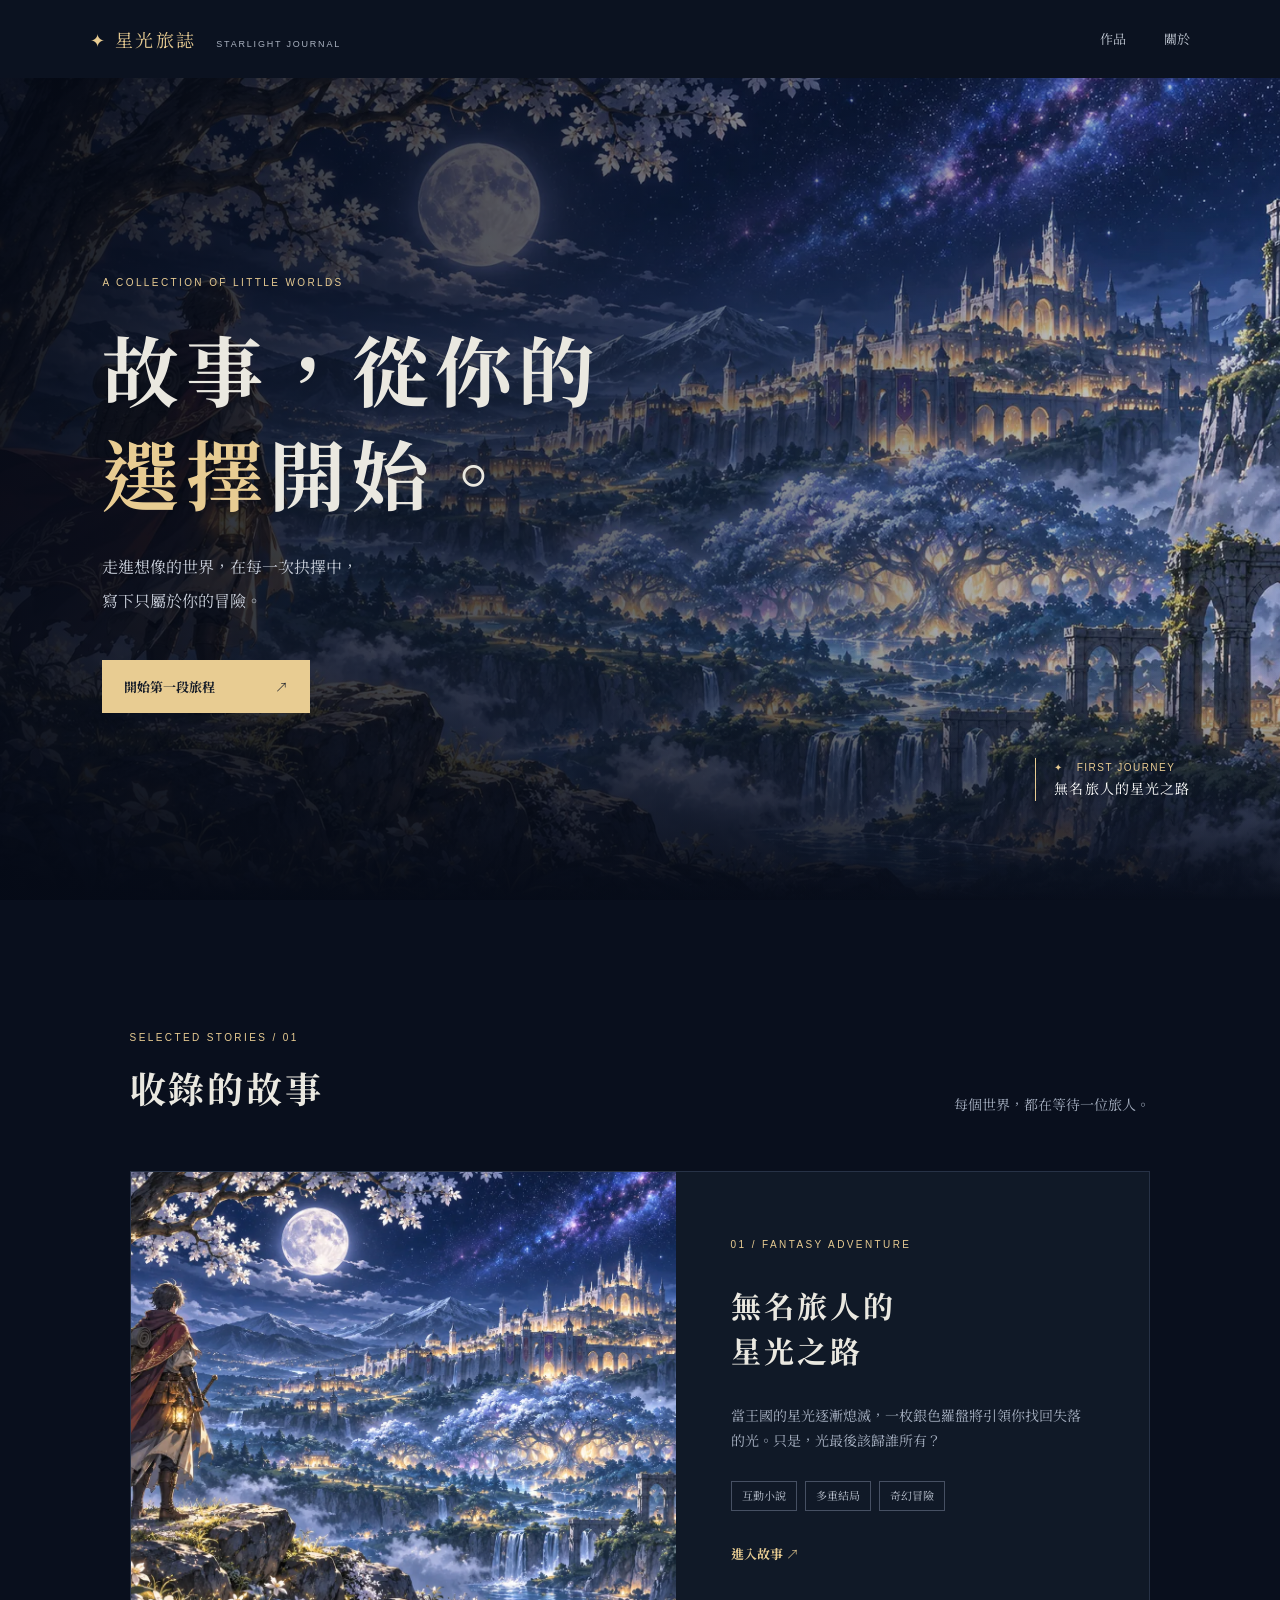
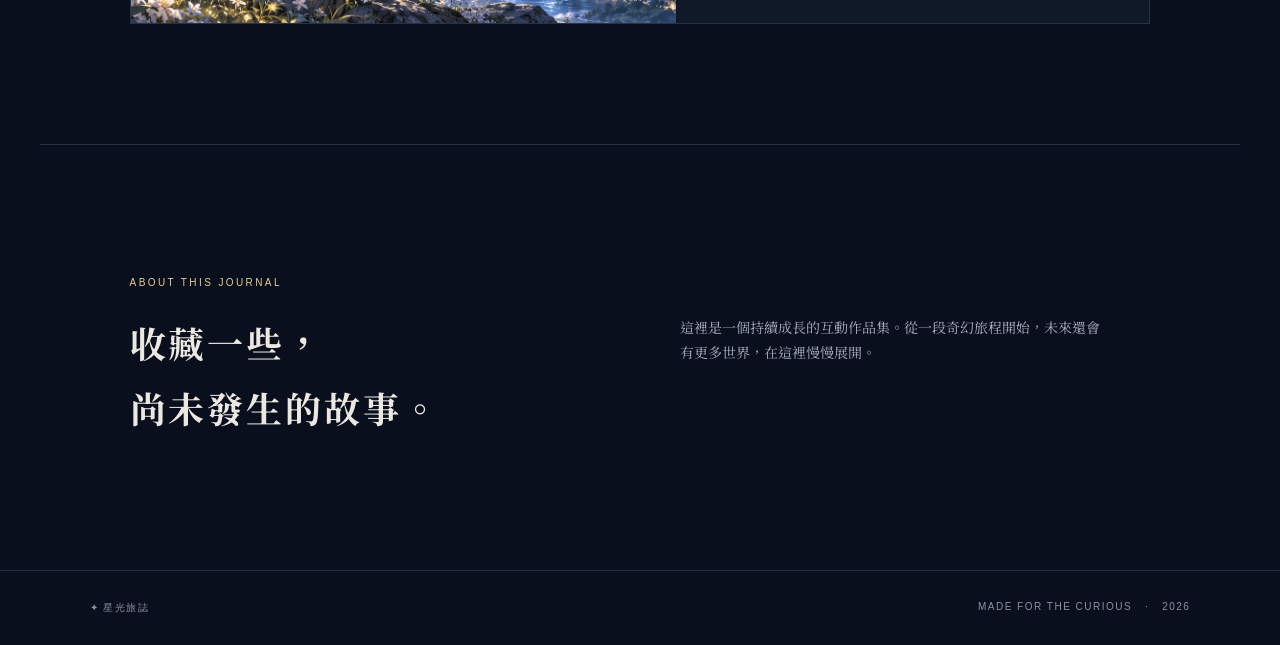
<file: index.html>
<!doctype html><html lang="zh-Hant"><head><meta charset="utf-8"><meta name="viewport" content="width=device-width,initial-scale=1"><title>星光旅誌｜互動故事作品集</title><meta name="description" content="走進想像的世界，在每一次抉擇中，寫下只屬於你的冒險。"><meta property="og:type" content="website"><meta property="og:title" content="星光旅誌｜互動故事作品集"><meta property="og:description" content="走進想像的世界，在每一次抉擇中，寫下只屬於你的冒險。"><meta property="og:url" content="https://tungwu1230.github.io/starlight-journal/"><meta property="og:image" content="https://tungwu1230.github.io/starlight-journal/assets/og.jpg"><meta property="og:image:width" content="1200"><meta property="og:image:height" content="630"><meta name="twitter:card" content="summary_large_image"><link rel="stylesheet" href="style.css"></head><body><header><a class="brand" href="index.html">✦ 星光旅誌 <small>STARLIGHT JOURNAL</small></a><nav><a href="#works">作品</a><a href="#about">關於</a></nav></header><main><section class="hero"><div class="hero-content"><p class="eyebrow">A COLLECTION OF LITTLE WORLDS</p><h1>故事，從你的<br><em>選擇</em>開始。</h1><p class="lead">走進想像的世界，在每一次抉擇中，<br>寫下只屬於你的冒險。</p><a class="button" href="adventure/">開始第一段旅程 <span>↗</span></a></div><div class="hero-caption">✦ &nbsp; FIRST JOURNEY <br><strong>無名旅人的星光之路</strong></div></section><section id="works" class="section"><div class="section-head"><div><p class="eyebrow">SELECTED STORIES / 01</p><h2>收錄的故事</h2></div><p>每個世界，都在等待一位旅人。</p></div><a class="work" href="adventure/"><div class="work-image"></div><div class="work-copy"><p class="eyebrow">01 / FANTASY ADVENTURE</p><h3>無名旅人的<br>星光之路</h3><p>當王國的星光逐漸熄滅，一枚銀色羅盤將引領你找回失落的光。只是，光最後該歸誰所有？</p><div class="tags"><span>互動小說</span><span>多重結局</span><span>奇幻冒險</span></div><b>進入故事 ↗</b></div></a></section><section id="about" class="about section"><p class="eyebrow">ABOUT THIS JOURNAL</p><h2>收藏一些，<br>尚未發生的故事。</h2><p>這裡是一個持續成長的互動作品集。從一段奇幻旅程開始，未來還會有更多世界，在這裡慢慢展開。</p></section></main><footer><span>✦ 星光旅誌</span><span>MADE FOR THE CURIOUS &nbsp; · &nbsp; 2026</span></footer></body></html>
</file>
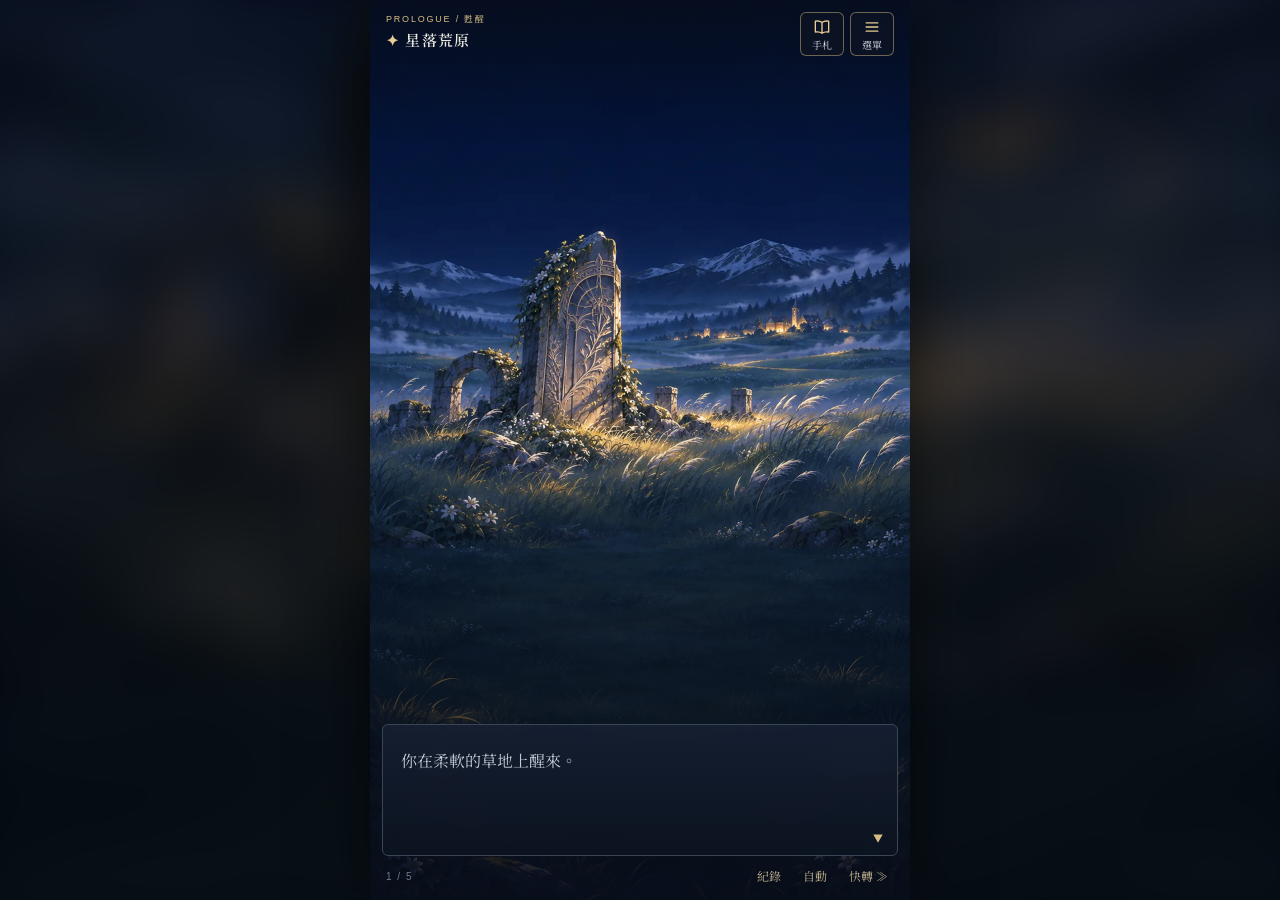
<file: adventure/index.html>
<!doctype html>
<html lang="zh-Hant">
<head>
  <meta charset="utf-8">
  <meta name="viewport" content="width=device-width,initial-scale=1,viewport-fit=cover">
  <meta name="theme-color" content="#070c18">
  <title>無名旅人的星光之路</title>
  <meta name="description" content="當王國的星光逐漸熄滅，一枚銀色羅盤將引領你找回失落的光。只是，光最後該歸誰所有？">
  <meta property="og:type" content="website">
  <meta property="og:title" content="無名旅人的星光之路">
  <meta property="og:description" content="當王國的星光逐漸熄滅，一枚銀色羅盤將引領你找回失落的光。只是，光最後該歸誰所有？">
  <meta property="og:url" content="https://tungwu1230.github.io/starlight-journal/adventure/">
  <meta property="og:image" content="https://tungwu1230.github.io/starlight-journal/assets/og.jpg">
  <meta property="og:image:width" content="1200">
  <meta property="og:image:height" content="630">
  <meta name="twitter:card" content="summary_large_image">
  <link rel="stylesheet" href="game.css">
</head>
<body>
  <!-- 桌機時舞台兩側的模糊背景 -->
  <div class="backdrop" aria-hidden="true"></div>

  <main class="stage" id="stage">
    <div class="scene-bg" id="scene-bg"></div>
    <img class="sprite" id="sprite" alt="" hidden>
    <div class="tap-layer" id="scene" aria-hidden="true"></div>

    <header class="hud">
      <div class="hud-place">
        <small id="chapter"></small>
        <strong><span aria-hidden="true">✦</span> <span id="location"></span></strong>
      </div>
      <div class="hud-actions">
        <button class="hud-button" id="journal-open" aria-label="旅人的手札">
          <svg viewBox="0 0 24 24" aria-hidden="true"><path d="M12 6.5C10 5 7 4.5 4 5v13c3-.5 6 0 8 1.5 2-1.5 5-2 8-1.5V5c-3-.5-6 0-8 1.5zM12 6.5v13"/></svg>手札</button>
        <button class="hud-button" id="menu-open" aria-label="選單">
          <svg viewBox="0 0 24 24" aria-hidden="true"><path d="M5 7h14M5 12h14M5 17h14"/></svg>選單</button>
      </div>
    </header>

    <section class="choices" id="choices" aria-label="選項"></section>

    <section class="dialogue-wrap">
      <div class="dialogue" id="dialogue" role="button" tabindex="0" aria-label="下一句">
        <div class="speaker" id="speaker" hidden></div>
        <p class="line" id="line" aria-live="polite"></p>
        <span class="next-mark" id="next-mark" aria-hidden="true">▼</span>
      </div>
      <div class="vn-controls">
        <span class="progress" id="progress"></span>
        <button class="text-button" id="log-open">紀錄</button>
        <button class="text-button" id="auto" aria-pressed="false">自動</button>
        <button class="text-button" id="skip">快轉 ≫</button>
      </div>
    </section>

    <div class="chapter-card" id="chapter-card" hidden>
      <small id="card-chapter"></small>
      <h1 id="title"></h1>
      <span aria-hidden="true">✦</span>
    </div>

    <div class="toast" id="toast" role="status" hidden></div>
  </main>

  <dialog id="journal" class="card journal">
    <i class="corner tl" aria-hidden="true"></i><i class="corner tr" aria-hidden="true"></i>
    <i class="corner bl" aria-hidden="true"></i><i class="corner br" aria-hidden="true"></i>
    <button class="card-close" data-close aria-label="關閉">✕</button>
    <header class="journal-head">
      <small>Traveler's Journal</small>
      <h2>旅人的手札</h2>
    </header>
    <section class="journal-section">
      <h3>信任 <span id="trust"></span></h3>
      <div class="trust-lamps" id="trust-lamps" aria-hidden="true"></div>
      <p class="journal-note">你與這片土地建立的連結</p>
    </section>
    <section class="journal-section">
      <h3>旅途行囊 <span id="item-count"></span></h3>
      <ul id="inventory" class="inventory"></ul>
    </section>
  </dialog>

  <dialog id="menu" class="card menu">
    <i class="corner tl" aria-hidden="true"></i><i class="corner tr" aria-hidden="true"></i>
    <i class="corner bl" aria-hidden="true"></i><i class="corner br" aria-hidden="true"></i>
    <button class="card-close" data-close aria-label="關閉">✕</button>
    <header class="menu-head">
      <small>Menu</small>
      <h2>選單</h2>
    </header>
    <div class="menu-list">
      <button class="menu-item" id="fullscreen" hidden>
        <svg viewBox="0 0 24 24" aria-hidden="true"><path d="M4 9V4h5M15 4h5v5M20 15v5h-5M9 20H4v-5"/></svg>全螢幕</button>
      <a class="menu-item" href="../">
        <svg viewBox="0 0 24 24" aria-hidden="true"><path d="M10 6l-6 6 6 6M4 12h16"/></svg>返回作品集</a>
      <hr class="menu-rule">
      <button class="menu-item danger" id="restart">
        <svg viewBox="0 0 24 24" aria-hidden="true"><path d="M4 12a8 8 0 1 0 2.6-5.9M4 4v5h5"/></svg>重新開始</button>
    </div>
    <p class="menu-note">點擊畫面或按空白鍵繼續<br>旅程會自動保存在此瀏覽器</p>
  </dialog>

  <dialog id="log" class="sheet log">
    <div class="sheet-head">
      <div><small>BACKLOG</small><h2>對白紀錄</h2></div>
      <button class="text-button" data-close>關閉 ✕</button>
    </div>
    <ol id="log-list"></ol>
  </dialog>

  <script src="story.js"></script>
  <script src="game.js"></script>
</body>
</html>
</file>
<file: style.css>
@import url('https://fonts.googleapis.com/css2?family=Noto+Serif+TC:wght@400;600;700&display=swap');
:root{color-scheme:dark;--gold:#e8cc92;--muted:#a7b1c2;--ink:#eae8e0}*{box-sizing:border-box}html{scroll-behavior:smooth}body{margin:0;background:#090f1d;color:var(--ink);font-family:'Noto Serif TC',serif;line-height:1.8}a{color:inherit;text-decoration:none}header{height:78px;display:flex;align-items:center;justify-content:space-between;padding:0 7%;background:#0b1220} .brand{font-size:18px;letter-spacing:.14em;color:var(--gold)}.brand small{font:9px sans-serif;letter-spacing:.2em;color:#aab2c0;margin-left:12px}nav{display:flex;gap:38px;font-size:13px;color:#c4cbd6}.hero{min-height:690px;height:calc(100vh - 78px);max-height:900px;position:relative;display:flex;align-items:center;padding:8%;background:linear-gradient(90deg,rgba(5,10,22,.93) 0%,rgba(5,10,22,.65) 44%,rgba(5,10,22,.12)),linear-gradient(0deg,#090f1d,transparent 30%),url('assets/starlight.webp') center/cover}.hero-content{max-width:650px}.eyebrow{font:10px/1.6 sans-serif;letter-spacing:.24em;color:var(--gold)}h1{font-size:clamp(42px,6vw,78px);line-height:1.35;letter-spacing:.08em;margin:26px 0}h1 em{font-style:normal;color:var(--gold)}.lead{color:#c9cfda;font-size:16px;line-height:2.1}.button{display:inline-flex;justify-content:space-between;gap:60px;background:var(--gold);color:#151b27;padding:15px 22px;font-size:13px;margin-top:26px;font-weight:bold}.hero-caption{position:absolute;right:7%;bottom:12%;font:10px/2 sans-serif;letter-spacing:.15em;color:var(--gold);border-left:1px solid var(--gold);padding-left:18px}.hero-caption strong{font:14px 'Noto Serif TC',serif;color:white;letter-spacing:.08em}.section{max-width:1200px;margin:auto;padding:120px 7%}.section-head{display:flex;justify-content:space-between;align-items:end;margin-bottom:40px}.section-head>p,.about>p:last-child{color:var(--muted);font-size:14px}h2{font-size:36px;letter-spacing:.08em;margin:10px 0}.work{display:grid;grid-template-columns:1.15fr 1fr;border:1px solid #273246;background:#101927;transition:.2s}.work:hover{border-color:#bda674;transform:translateY(-3px)}.work-image{min-height:400px;background:url('assets/starlight.webp') center/cover}.work-copy{padding:55px}.work-copy h3{font-size:30px;line-height:1.5;letter-spacing:.1em}.work-copy>p:not(.eyebrow){color:var(--muted);font-size:14px}.tags{display:flex;gap:8px;flex-wrap:wrap;margin:28px 0}.tags span{border:1px solid #465063;padding:4px 10px;font-size:11px;color:#bdc5d2}.work-copy b{font-size:13px;color:var(--gold)}.about{border-top:1px solid #263043;display:grid;grid-template-columns:1fr 1fr;gap:0 80px}.about .eyebrow{grid-column:1/-1}.about>p:last-child{max-width:430px}footer{border-top:1px solid #263043;padding:30px 7%;display:flex;justify-content:space-between;color:#8893a4;font:10px sans-serif;letter-spacing:.15em}@media(max-width:700px){header{height:65px}.brand small{display:none}.hero{min-height:620px;height:80vh;background-position:60% center}.hero-caption{display:none}.section{padding:75px 6%}.section-head{display:block}.work{grid-template-columns:1fr}.work-image{min-height:240px}.work-copy{padding:30px}.about{display:block}footer{gap:20px}}
</file>
<file: adventure/game.css>
@import url('https://fonts.googleapis.com/css2?family=Noto+Serif+TC:wght@400;600;700&display=swap');

/* 以手機直式為主：舞台寬度在手機上等於螢幕寬，在桌機上是置中的直式畫面 */
:root {
  color-scheme: dark;
  --gold: #e8cc92;
  --gold-soft: #d8bd84;
  --ink: #eae8e0;
  --muted: #8e9aac;
  --line: #3a4558;
  --panel: rgba(13, 21, 36, .94);
  --bg-image: url('../assets/starlight.webp');
  --stage-w: min(100vw, max(60vh, 375px));
  --stage-h: 100vh;
  --safe-top: env(safe-area-inset-top, 0px);
  --safe-bottom: env(safe-area-inset-bottom, 0px);
}
@supports (height: 100dvh) {
  :root { --stage-w: min(100vw, max(60dvh, 375px)); --stage-h: 100dvh; }
}

* { box-sizing: border-box; }
html, body { height: 100%; }
body {
  margin: 0;
  overflow: hidden;
  overscroll-behavior: none;
  background: #070c18;
  color: var(--ink);
  font-family: 'Noto Serif TC', serif;
  line-height: 1.8;
  -webkit-tap-highlight-color: transparent;
  -webkit-text-size-adjust: 100%;
}
button { font: inherit; color: inherit; }
a { color: inherit; text-decoration: none; }
[hidden] { display: none !important; }

.backdrop {
  position: fixed;
  inset: -40px;
  background: var(--bg-image) center / cover;
  filter: blur(28px) brightness(.35);
  transition: background-image .5s;
}

/* ---- 舞台 ---- */
.stage {
  position: relative;
  width: var(--stage-w);
  height: var(--stage-h);
  margin: 0 auto;
  overflow: hidden;
  display: grid;
  grid-template-rows: auto minmax(0, 1fr) auto;
  background: #0d1524;
  box-shadow: 0 0 60px rgba(0, 0, 0, .6);
  user-select: none;
  -webkit-user-select: none;
}
.scene-bg {
  position: absolute;
  inset: 0;
  background: var(--bg-image) center / cover;
  transition: background-image .5s;
}
.scene-bg::after {
  content: '';
  position: absolute;
  inset: 0;
  background:
    linear-gradient(180deg, rgba(7, 12, 24, .75) 0%, transparent 16%),
    linear-gradient(0deg, rgba(7, 12, 24, .92) 0%, rgba(7, 12, 24, .55) 30%, transparent 52%);
  transition: background-color .3s;
}
.stage.choosing .scene-bg::after { background-color: rgba(5, 9, 18, .45); }

.sprite {
  position: absolute;
  z-index: 1;
  bottom: 0;
  left: 50%;
  height: 74%;
  width: auto;
  max-width: 96%;
  object-fit: contain;
  object-position: bottom;
  transform: translateX(-50%);
  filter: drop-shadow(0 0 18px rgba(0, 0, 0, .5));
  animation: sprite-in .35s ease;
  pointer-events: none;
}
@keyframes sprite-in { from { opacity: 0; transform: translate(-50%, 8px); } }

.tap-layer { position: absolute; inset: 0; z-index: 2; cursor: pointer; }

/* ---- 上方資訊列 ---- */
.hud {
  position: relative;
  z-index: 3;
  display: flex;
  align-items: flex-start;
  justify-content: space-between;
  gap: 12px;
  padding: calc(12px + var(--safe-top)) 16px 8px;
  pointer-events: none;
}
.hud > * { pointer-events: auto; }
.hud-place small {
  display: block;
  font: 9px/1.6 sans-serif;
  letter-spacing: .2em;
  color: var(--gold-soft);
}
.hud-place strong { font-size: 15px; font-weight: 600; letter-spacing: .08em; }
.hud-place strong span:first-child { color: var(--gold); }
.hud-actions { display: flex; gap: 6px; flex-shrink: 0; }
.hud-button {
  display: grid;
  justify-items: center;
  min-width: 44px;
  min-height: 44px;
  padding: 4px 6px;
  background: rgba(13, 21, 36, .7);
  border: 1px solid rgba(208, 183, 128, .5);
  border-radius: 6px;
  color: #d9dce2;
  font-size: 10px;
  line-height: 1.3;
  cursor: pointer;
}
.hud-button svg { width: 20px; height: 20px; }
svg { fill: none; stroke: currentColor; stroke-width: 1.6; stroke-linecap: round; stroke-linejoin: round; }
.hud-button svg { color: var(--gold); }
.hud-button:active, .hud-button:focus-visible { border-color: var(--gold); outline: none; }

/* ---- 選項與謎題（浮在畫面中段） ---- */
.choices {
  position: relative;
  z-index: 3;
  align-self: end;
  display: grid;
  gap: 10px;
  max-height: 100%;
  overflow-y: auto;
  overscroll-behavior: contain;
  padding: 8px 16px 12px;
  animation: rise .3s ease;
}
.choices:empty { visibility: hidden; }
@keyframes rise { from { opacity: 0; transform: translateY(10px); } }

.choice {
  display: flex;
  align-items: center;
  gap: 14px;
  width: 100%;
  min-height: 54px;
  padding: 13px 16px;
  text-align: left;
  background: rgba(20, 30, 47, .92);
  border: 1px solid #4a5670;
  border-radius: 4px;
  color: #eceef1;
  font-size: 15px;
  line-height: 1.5;
  cursor: pointer;
  backdrop-filter: blur(6px);
  -webkit-backdrop-filter: blur(6px);
}
.choice > span { color: var(--gold-soft); font: 11px sans-serif; flex-shrink: 0; }
.choice:hover, .choice:active, .choice:focus-visible { background: rgba(38, 52, 73, .95); border-color: #d0b780; outline: none; }
.choice.locked, .choice.locked:hover {
  cursor: not-allowed;
  background: rgba(14, 21, 33, .9);
  border-style: dashed;
  border-color: #3a4558;
  color: #808b9d;
}
.choice-body { display: grid; gap: 2px; }
.choice-body strong { font-weight: 400; }
.choice-body small { font-size: 12px; color: #8792a4; line-height: 1.6; }

.puzzle {
  padding: 14px;
  background: rgba(17, 22, 36, .95);
  border: 1px solid #5a4e33;
  border-radius: 4px;
}
.puzzle-prompt { margin: 0 0 12px; font-size: 13px; line-height: 1.7; color: #d4bc88; }
.mural { display: grid; grid-template-columns: 1fr 1fr; gap: 8px; }
.tablet {
  display: flex;
  flex-direction: column;
  gap: 6px;
  min-height: 112px;
  padding: 10px;
  background: #1d2232;
  border: 1px solid #3e4659;
  color: #d9dce2;
  font-size: 13px;
  line-height: 1.6;
  text-align: left;
  cursor: pointer;
  transition: border-color .2s, background .2s, transform .2s;
}
.tablet:hover, .tablet:focus-visible { border-color: #b9a274; outline: none; }
.tablet[aria-pressed=true] {
  border-color: var(--gold);
  background: #2a2c33;
  transform: translateY(-3px);
  box-shadow: 0 0 0 1px var(--gold) inset;
}
.tablet.fixed { cursor: default; border-style: dashed; border-color: #8a7650; background: #1d2232; opacity: .8; }
.tablet-no { color: var(--gold-soft); font: 11px sans-serif; letter-spacing: .2em; }
.tablet-img { width: 100%; aspect-ratio: 1; object-fit: cover; border: 1px solid #3e4659; }
/* 有壁畫圖時縮小留白，讓提示與放棄按鈕不必捲動就看得到 */
.tablet:has(.tablet-img:not([hidden])) { min-height: 0; padding: 8px; gap: 4px; }
/* 謎題出現時收起對話框（台詞與謎題說明重複），把空間留給石板 */
.stage:has(.puzzle) .dialogue { display: none; }
/* 有壁畫圖時，文字縮小成圖說 */
.tablet-img:not([hidden]) + .tablet-text { font-size: 11px; line-height: 1.5; color: #aeb5c2; }
.hint-button { margin-top: 8px; }
.puzzle-hint { margin: 10px 0 0; font-size: 12px; color: #c3b48f; }
/* 謎題完成：石板依序亮起 */
.puzzle.solved { border-color: var(--gold); }
.puzzle.solved .tablet { cursor: default; border-color: #b9a274; animation: tablet-glow .9s ease both; }
.puzzle.solved .tablet:nth-child(2) { animation-delay: .12s; }
.puzzle.solved .tablet:nth-child(3) { animation-delay: .24s; }
.puzzle.solved .tablet:nth-child(4) { animation-delay: .36s; }
@keyframes tablet-glow { 50% { background: #3a3424; box-shadow: 0 0 18px rgba(232, 204, 146, .45); } }

/* ---- 結局達成卡 ---- */
.ending-summary {
  padding: 16px;
  text-align: center;
  background: rgba(17, 22, 36, .95);
  border: 1px solid #8a7650;
  border-radius: 4px;
}
.ending-label { font: 10px sans-serif; letter-spacing: .25em; color: var(--gold-soft); }
.ending-title { display: block; margin: 4px 0 2px; font-size: 18px; font-weight: 600; letter-spacing: .1em; color: var(--gold); }
.ending-count { margin: 0 0 10px; font-size: 12px; color: var(--muted); }
.ending-list { margin: 0; padding: 0; list-style: none; display: grid; gap: 6px; text-align: left; }
.ending-list li { display: grid; grid-template-columns: 6.6rem 1fr; gap: 8px; align-items: baseline; padding: 7px 10px; border: 1px solid #333d50; border-radius: 3px; font-size: 13px; }
.ending-list span { font: 10px sans-serif; letter-spacing: .15em; color: var(--gold-soft); }
.ending-list em { font-style: normal; color: #d9dce2; }
.ending-list li.unknown { border-style: dashed; }
.ending-list li.unknown span { color: #5f6a7e; }
.ending-list li.unknown em { font-size: 12px; color: #8792a4; }
.ending-list li.current { border-color: var(--gold); background: rgba(232, 204, 146, .08); }

/* ---- 對話框 ---- */
.dialogue-wrap {
  position: relative;
  z-index: 3;
  padding: 0 12px calc(4px + var(--safe-bottom));
}
.dialogue {
  position: relative;
  min-height: 132px;
  margin-top: 16px;
  padding: 20px 18px 26px;
  background: linear-gradient(180deg, rgba(22, 32, 50, .9), rgba(12, 19, 32, .95));
  border: 1px solid var(--line);
  border-radius: 6px;
  cursor: pointer;
  outline: none;
  backdrop-filter: blur(8px);
  -webkit-backdrop-filter: blur(8px);
}
.dialogue:focus-visible { border-color: #d0b780; }
/* 出現選項或謎題時，對話框只保留需要的高度，讓出空間 */
.stage.choosing .dialogue { min-height: 0; padding-bottom: 18px; }
.dialogue[aria-disabled=true] { cursor: default; }
.speaker {
  position: absolute;
  top: -15px;
  left: 14px;
  padding: 2px 14px;
  background: #0f1726;
  border: 1px solid #d0b780;
  border-radius: 3px;
  color: var(--gold);
  font-size: 13px;
  letter-spacing: .12em;
}
.line { margin: 0; font-size: 16px; line-height: 1.95; color: #dfe3ea; white-space: pre-wrap; }
.dialogue.narration .line { color: #c5cbd5; }
.next-mark {
  position: absolute;
  right: 14px;
  bottom: 8px;
  color: var(--gold-soft);
  font-size: 10px;
  animation: blink 1.2s ease-in-out infinite;
}
@keyframes blink { 50% { opacity: .2; transform: translateY(2px); } }

.vn-controls { display: flex; align-items: center; gap: 2px; }
.vn-controls .progress { margin-right: auto; padding-left: 4px; font: 10px sans-serif; letter-spacing: .15em; color: #6f7b8e; }
.text-button {
  min-height: 40px;
  padding: 8px 10px;
  background: none;
  border: 0;
  color: #c3b48f;
  font-size: 12px;
  cursor: pointer;
}
.text-button:disabled { opacity: .35; cursor: default; }
.text-button[aria-pressed=true] { color: var(--gold); text-decoration: underline; text-underline-offset: 4px; }

/* ---- 章節標題卡 ---- */
.chapter-card {
  position: absolute;
  inset: 0;
  z-index: 5;
  display: grid;
  place-content: center;
  justify-items: center;
  gap: 4px;
  padding: 24px;
  text-align: center;
  background: radial-gradient(ellipse at center, rgba(7, 12, 24, .82), rgba(7, 12, 24, .96));
  cursor: pointer;
  animation: card-in .5s ease;
}
.chapter-card small { font: 10px sans-serif; letter-spacing: .28em; color: var(--gold-soft); }
.chapter-card h1 { margin: 6px 0; font-size: 26px; font-weight: 600; letter-spacing: .12em; line-height: 1.5; }
.chapter-card span { color: var(--gold); }
.chapter-card.leaving { animation: card-out .4s ease forwards; }
@keyframes card-in { from { opacity: 0; } }
@keyframes card-out { to { opacity: 0; } }
.stage.is-ending .chapter-card small { color: #f3d9a0; }

/* ---- 獲得道具提示 ---- */
.toast {
  position: absolute;
  z-index: 4;
  top: calc(70px + var(--safe-top));
  left: 50%;
  transform: translateX(-50%);
  max-width: calc(100% - 32px);
  padding: 8px 16px;
  background: rgba(13, 21, 36, .94);
  border: 1px solid #d0b780;
  border-radius: 20px;
  color: var(--gold);
  font-size: 13px;
  white-space: nowrap;
  animation: rise .3s ease;
  pointer-events: none;
}

/* ---- 底部面板：紀錄 ---- */
.sheet {
  width: var(--stage-w);
  max-width: 100vw;
  max-height: 82vh;
  margin: auto auto 0;
  padding: 0 0 var(--safe-bottom);
  background: var(--panel);
  color: var(--ink);
  border: 0;
  border-top: 1px solid #d0b780;
  border-radius: 14px 14px 0 0;
}
.sheet[open] { animation: sheet-in .25s ease; }
.sheet::backdrop { background: rgba(4, 8, 16, .7); }
@keyframes sheet-in { from { transform: translateY(30px); opacity: 0; } }
.sheet-head {
  display: flex;
  align-items: center;
  justify-content: space-between;
  padding: 14px 18px 10px;
  border-bottom: 1px solid #2a3446;
}
.sheet-head small { font: 9px sans-serif; letter-spacing: .22em; color: var(--gold-soft); }
.sheet-head h2 { margin: 0; font-size: 18px; color: var(--gold); letter-spacing: .1em; }

/* ---- 置中卡片：手札、選單 ---- */
.card {
  width: min(calc(var(--stage-w) - 32px), 380px);
  max-height: calc(var(--stage-h) - 48px);
  margin: auto;
  padding: 26px 24px 24px;
  border: 0;
  overflow-y: auto;
}
.card[open] { animation: card-pop .25s ease; }
.card::backdrop { background: rgba(4, 8, 16, .72); }
@keyframes card-pop { from { transform: translateY(12px) scale(.97); opacity: 0; } }
.card-close {
  position: absolute;
  top: 4px;
  right: 4px;
  z-index: 1;
  width: 44px;
  height: 44px;
  background: none;
  border: 0;
  font-size: 15px;
  cursor: pointer;
  opacity: .7;
}
.card-close:hover, .card-close:focus-visible { opacity: 1; outline: none; }
.card h2, .card h3 { margin: 0; }

/* 手札：夜色的紙頁，金色墨跡 */
.journal {
  --ink-dark: #e6e2d6;
  --ink-soft: #9aa3b5;
  --ink-red: var(--gold);
  color: var(--ink-dark);
  background: url('assets/ui/night-paper.webp') center / 100% 100%, linear-gradient(160deg, #1a2540, #0c1322);
  border: 1px solid rgba(208, 183, 128, .55);
  border-radius: 4px;
  box-shadow: 0 0 0 4px rgba(13, 21, 36, .9), 0 0 0 5px rgba(208, 183, 128, .25), 0 18px 50px rgba(0, 0, 0, .6);
  padding: 30px 28px 28px;
  overflow: visible;
}
.journal .card-close { color: var(--gold-soft); }
.journal-head { text-align: center; padding-bottom: 12px; border-bottom: 1px solid rgba(208, 183, 128, .3); }
.journal-head small { font: italic 11px/1.6 Georgia, serif; letter-spacing: .12em; color: var(--ink-soft); }
.journal-head h2 { font-size: 22px; font-weight: 700; letter-spacing: .18em; color: var(--gold); }
.journal-section { margin-top: 18px; }
.journal-section h3 {
  display: flex;
  justify-content: space-between;
  align-items: baseline;
  font-size: 15px;
  font-weight: 700;
  letter-spacing: .12em;
}
.journal-section h3::before { content: '✦'; margin-right: 8px; color: var(--ink-red); font-size: 11px; }
.journal-section h3 span { margin-left: auto; font: italic 13px Georgia, serif; letter-spacing: .05em; color: var(--ink-soft); }
.journal-note { margin: 4px 0 0; font-size: 12px; color: var(--ink-soft); }

.trust-lamps { display: flex; gap: 10px; margin-top: 8px; }
.trust-lamp {
  width: 44px;
  height: 44px;
  border-radius: 50%;
  border: 1.5px dashed rgba(208, 183, 128, .4);
}
.trust-lamp.on { border-style: solid; background: radial-gradient(circle, #f6d27a, #c9862d 70%); box-shadow: 0 0 12px rgba(214, 150, 50, .7); }
/* 有小燈圖時改用圖片 */
.journal.has-lamps .trust-lamp { border: 0; border-radius: 0; box-shadow: none; background: url('assets/ui/trust-off.webp') center / contain no-repeat; opacity: .55; }
.journal.has-lamps .trust-lamp.on { background-image: url('assets/ui/trust-on.webp'); opacity: 1; filter: drop-shadow(0 0 8px rgba(240, 180, 80, .75)); }

.inventory { margin: 12px 0 0; padding: 0; list-style: none; display: grid; grid-template-columns: repeat(3, 1fr); gap: 14px 8px; }
.inventory li { display: grid; justify-items: center; gap: 4px; font-size: 12px; line-height: 1.4; text-align: center; }
.item-slot {
  display: grid;
  place-items: center;
  width: 68px;
  height: 68px;
  border: 1px solid rgba(208, 183, 128, .45);
  border-radius: 4px;
  background: radial-gradient(circle, rgba(60, 78, 120, .55), rgba(14, 22, 40, .7));
  box-shadow: inset 0 0 12px rgba(0, 0, 0, .45);
  font-size: 24px;
  font-weight: 700;
  color: var(--ink-soft);
}
.item-icon { width: 58px; height: 58px; object-fit: contain; filter: drop-shadow(0 2px 3px rgba(0, 0, 0, .6)); }
.item-slot:has(.item-icon:not([hidden])) .item-initial { display: none; }
.inventory li.empty { color: #5f6a7e; }
.inventory li.empty .item-slot { border-style: dashed; background: none; box-shadow: none; border-color: #3d4a62; color: #4a566c; }

/* 選單：深藍底、金色角花 */
.menu {
  color: var(--ink);
  background: linear-gradient(180deg, #16203a, #0c1322);
  border: 1px solid rgba(208, 183, 128, .55);
  border-radius: 4px;
  box-shadow: 0 0 0 4px rgba(13, 21, 36, .9), 0 0 0 5px rgba(208, 183, 128, .25), 0 18px 50px rgba(0, 0, 0, .6);
  overflow: visible;
}
.corner {
  position: absolute;
  width: 54px;
  height: 54px;
  background: url('assets/ui/corner.webp') top left / contain no-repeat;
  pointer-events: none;
}
.corner.tl { top: -7px; left: -7px; }
.corner.tr { top: -7px; right: -7px; transform: scaleX(-1); }
.corner.bl { bottom: -7px; left: -7px; transform: scaleY(-1); }
.corner.br { bottom: -7px; right: -7px; transform: scale(-1); }
.menu .card-close { color: var(--gold-soft); }
.menu-head { text-align: center; margin-bottom: 18px; }
.menu-head small { font: 9px sans-serif; letter-spacing: .3em; text-transform: uppercase; color: var(--gold-soft); }
.menu-head h2 { font-size: 20px; color: var(--gold); letter-spacing: .3em; text-indent: .3em; }
.menu-head::after { content: '✦'; display: block; margin-top: 2px; color: var(--gold-soft); font-size: 10px; }
.menu-list { display: grid; gap: 10px; }
.menu-item {
  display: flex;
  align-items: center;
  gap: 14px;
  width: 100%;
  min-height: 52px;
  padding: 12px 18px;
  text-align: left;
  background: rgba(30, 42, 64, .7);
  border: 1px solid #3d4a62;
  border-radius: 3px;
  font-size: 15px;
  letter-spacing: .1em;
  cursor: pointer;
}
.menu-item svg { width: 20px; height: 20px; flex-shrink: 0; color: var(--gold); }
.menu-item:hover, .menu-item:active, .menu-item:focus-visible { border-color: #d0b780; background: rgba(42, 56, 80, .85); outline: none; }
.menu-rule { width: 100%; margin: 4px 0; border: 0; border-top: 1px solid #2a3446; }
.menu-item.danger { background: none; border-color: rgba(190, 110, 95, .45); color: #dba99d; }
.menu-item.danger svg { color: #d98f7f; }
.menu-item.danger:hover, .menu-item.danger:active, .menu-item.danger:focus-visible { border-color: #e0a090; background: rgba(120, 50, 40, .25); }
.menu-note { margin: 16px 0 0; font-size: 11px; line-height: 1.8; text-align: center; color: var(--muted); }

#log-list {
  list-style: none;
  margin: 0;
  padding: 6px 18px 18px;
  max-height: calc(82vh - 70px);
  overflow-y: auto;
  overscroll-behavior: contain;
}
#log-list li { padding: 9px 0; border-bottom: 1px solid #1e2738; font-size: 14px; line-height: 1.9; color: #c5cbd5; }
#log-list strong { display: block; font-size: 12px; font-weight: 400; color: var(--gold); letter-spacing: .1em; }
#log-list .log-choice { color: var(--gold-soft); font-size: 13px; }

/* 螢幕較矮（例如手機橫放）時壓縮對話框 */
@media (max-height: 560px) {
  .dialogue { min-height: 96px; padding: 16px 16px 20px; }
  .line { font-size: 15px; line-height: 1.8; }
  .sprite { height: 90%; }
  .mural { grid-template-columns: repeat(4, 1fr); }
}

@media (prefers-reduced-motion: reduce) {
  .next-mark, .sprite, .choices, .chapter-card, .chapter-card.leaving, .toast, .sheet[open], .card[open] { animation: none; }
}
</file>
